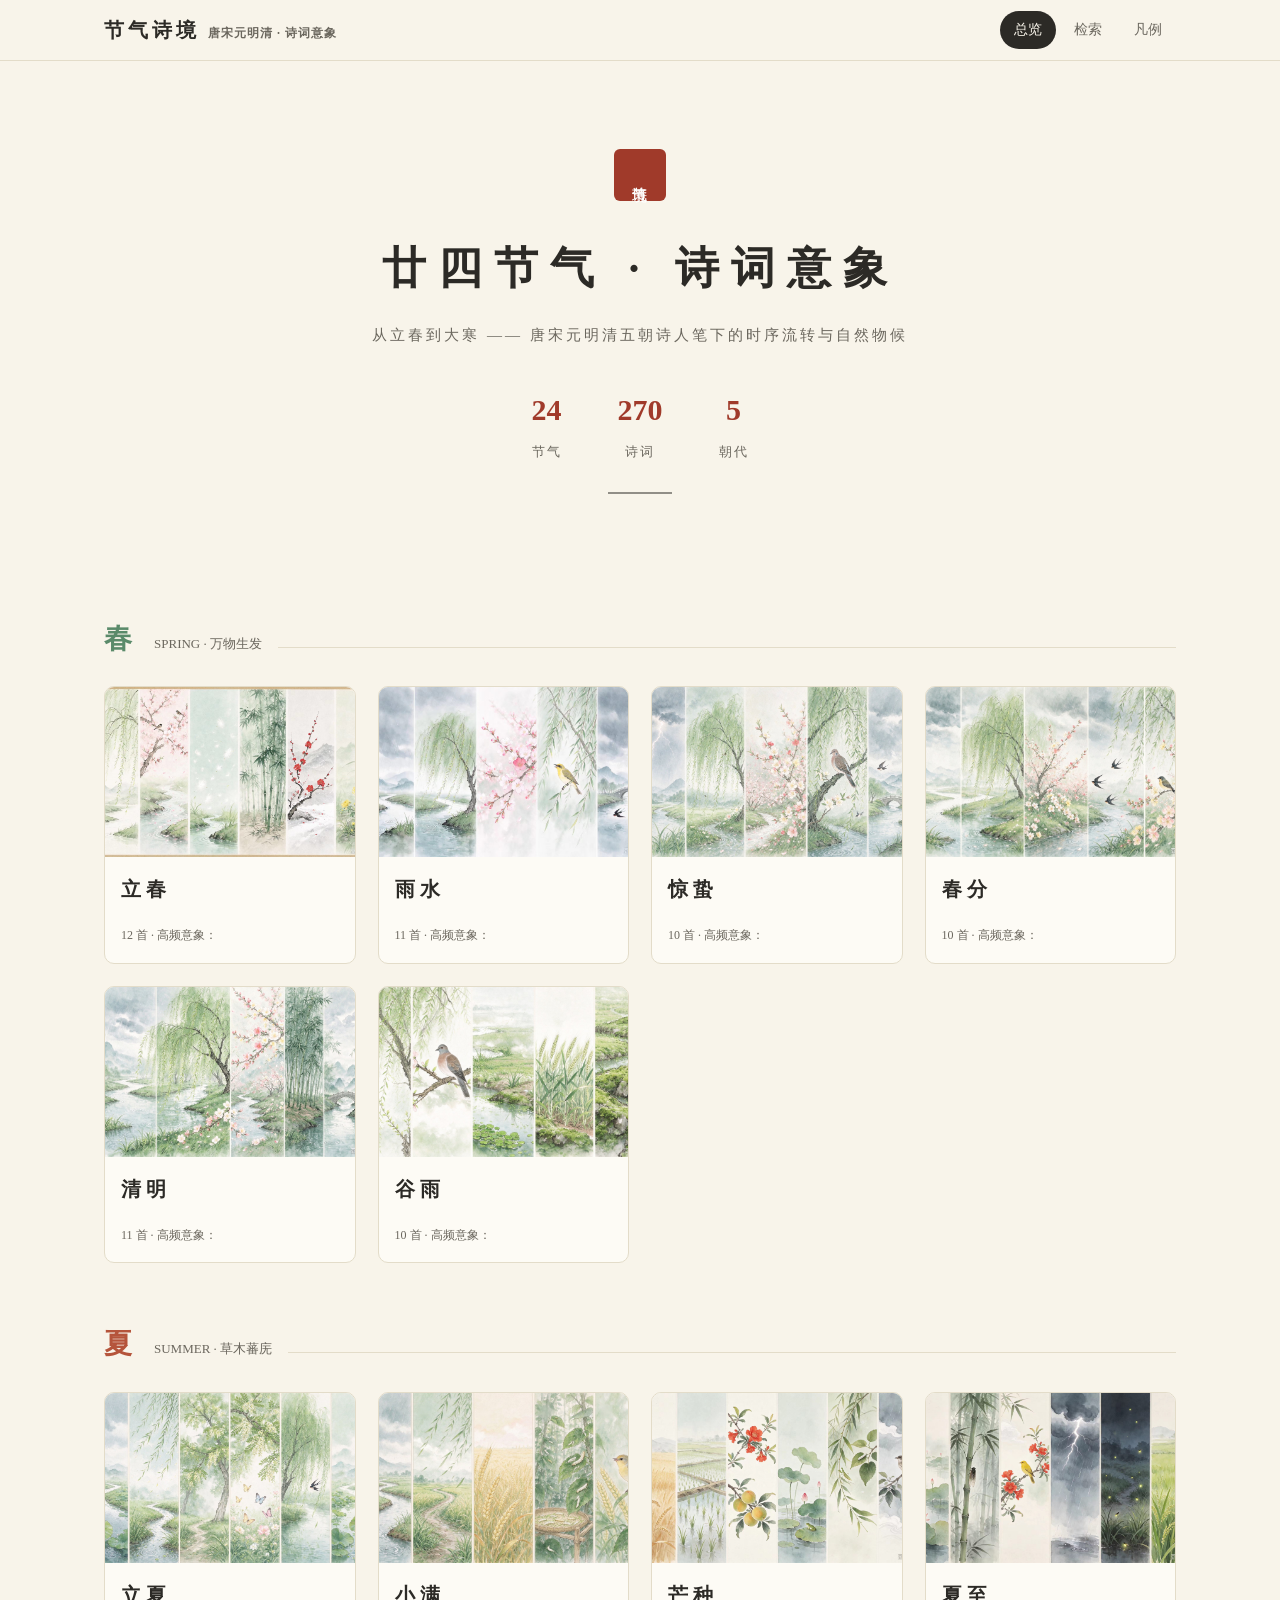
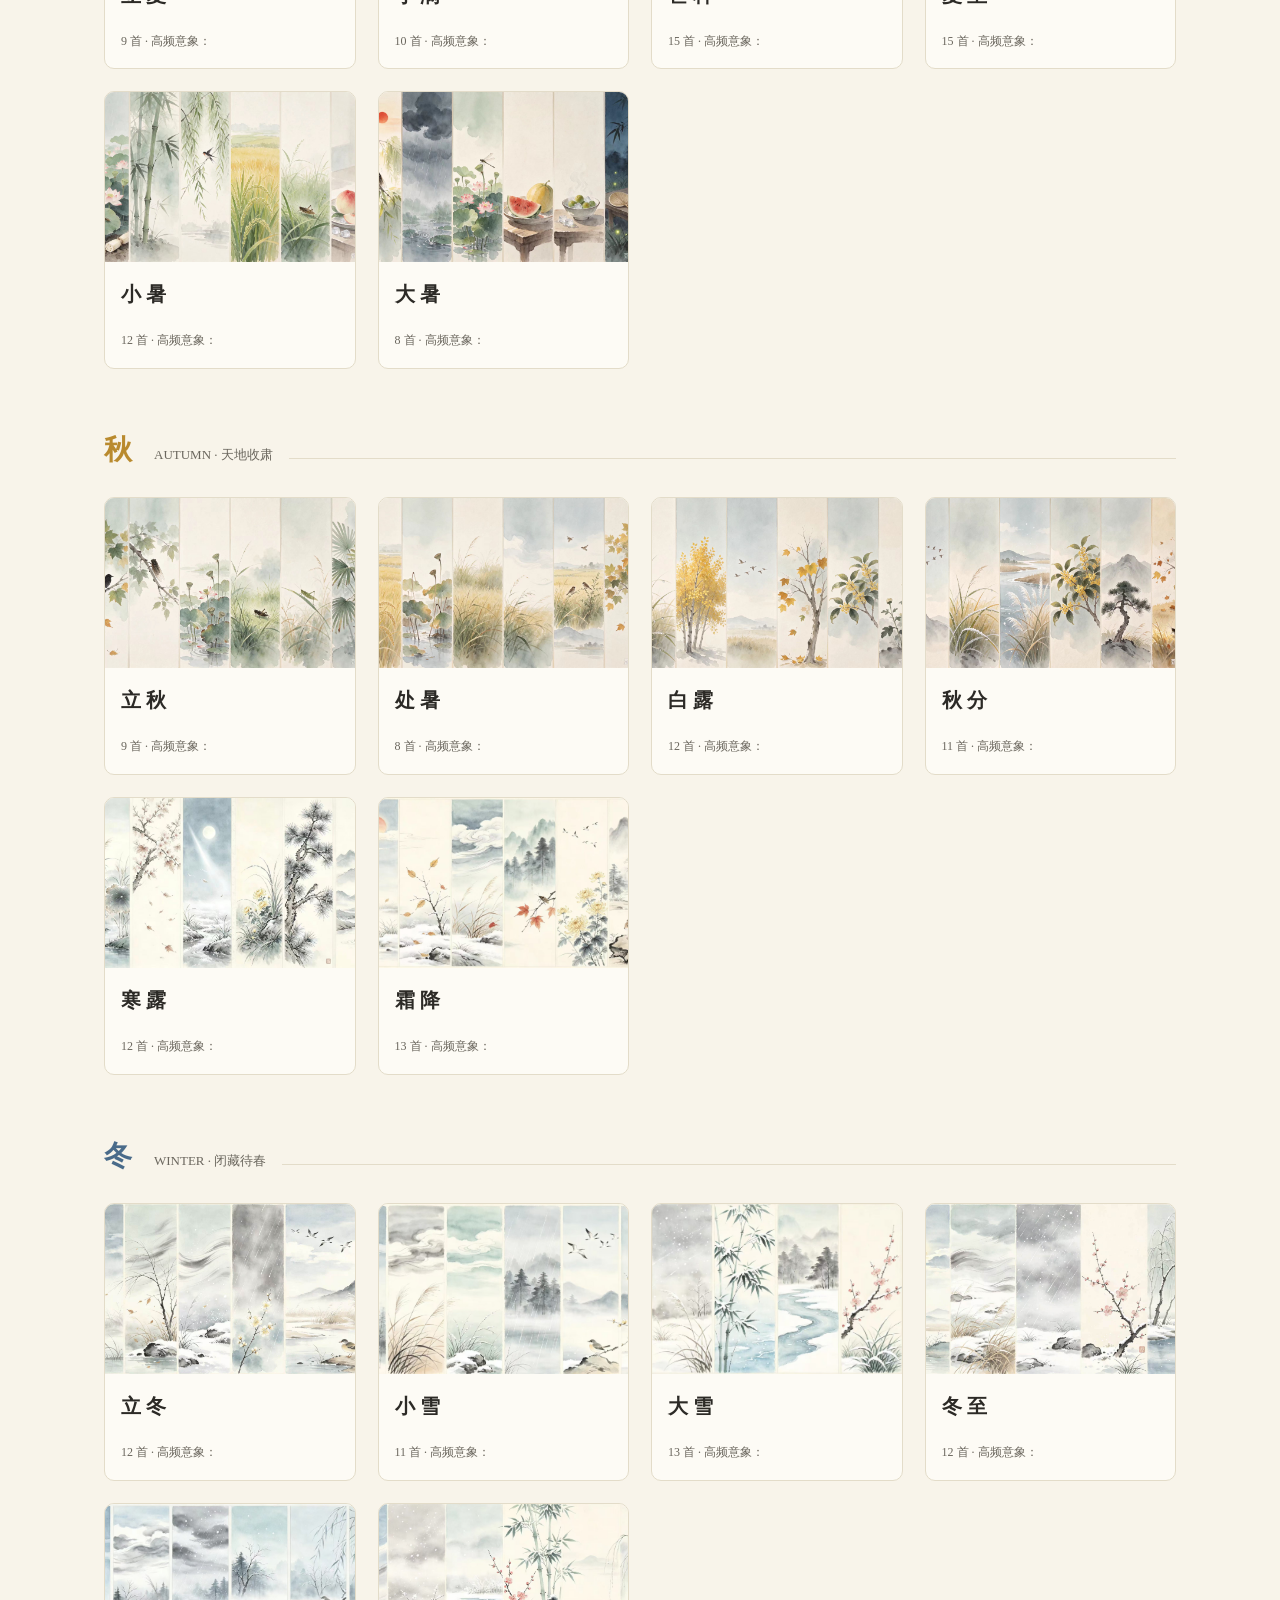
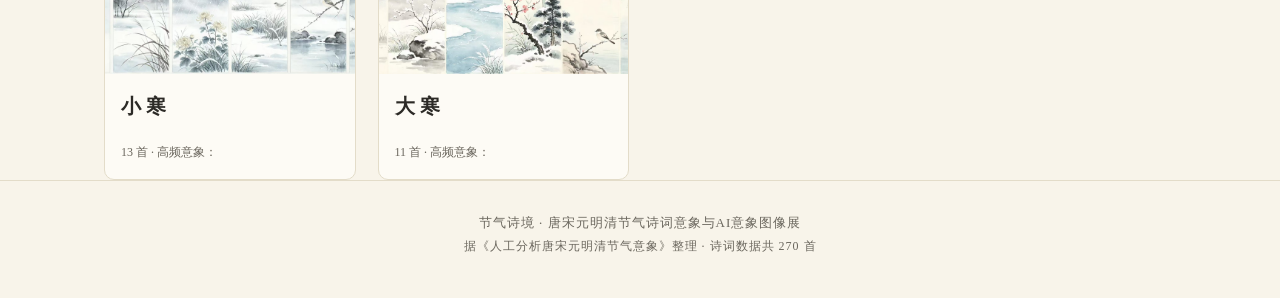
<file: index.html>
<!DOCTYPE html>
<html lang="zh-CN">
<head>
<meta charset="UTF-8">
<meta name="viewport" content="width=device-width, initial-scale=1.0">
<title>节气诗境 · 唐宋元明清节气诗词意象</title>
<style>
:root{
  --paper:#f8f4ea; --paper2:#fdfbf5; --ink:#2c2a26; --ink2:#6b675e; --line:#e3dcc9;
  --spring:#5a8a6a; --summer:#b5543b; --autumn:#b98a2e; --winter:#4a6b8a;
  --seal:#a03a2a;
}
*{margin:0;padding:0;box-sizing:border-box}
html{scroll-behavior:smooth}
body{background:var(--paper);color:var(--ink);font-family:"Noto Serif SC","Source Han Serif SC","STSong","SimSun",serif;line-height:1.8}
a{color:inherit;text-decoration:none}
.wrap{max-width:1120px;margin:0 auto;padding:0 24px}

/* ── 顶栏 ── */
header{position:sticky;top:0;z-index:50;background:rgba(248,244,234,.94);backdrop-filter:blur(8px);border-bottom:1px solid var(--line)}
.nav{display:flex;align-items:center;gap:20px;height:60px}
.brand{font-size:20px;font-weight:700;letter-spacing:4px}
.brand small{font-size:12px;color:var(--ink2);letter-spacing:1px;margin-left:8px}
.nav-links{display:flex;gap:4px;margin-left:auto;flex-wrap:wrap}
.nav-links a{padding:6px 14px;border-radius:20px;font-size:14px;color:var(--ink2);transition:.2s;cursor:pointer}
.nav-links a:hover,.nav-links a.on{background:var(--ink);color:var(--paper)}

/* ── 首屏 ── */
.hero{padding:88px 0 64px;text-align:center;position:relative}
.hero h1{font-size:44px;letter-spacing:12px;font-weight:700}
.hero .sub{margin-top:14px;color:var(--ink2);font-size:15px;letter-spacing:3px}
.hero .nums{margin-top:34px;display:flex;justify-content:center;gap:56px}
.hero .nums div b{display:block;font-size:30px;color:var(--seal)}
.hero .nums div span{font-size:13px;color:var(--ink2);letter-spacing:2px}
.seal{display:inline-block;width:52px;height:52px;line-height:52px;background:var(--seal);color:#fff;border-radius:6px;font-size:15px;letter-spacing:0;margin-bottom:18px;writing-mode:vertical-rl;text-align:center;padding:4px 0}
.divider{width:64px;height:2px;background:var(--ink);margin:26px auto 0;opacity:.5}

/* ── 季节与节气卡 ── */
.season-head{display:flex;align-items:baseline;gap:16px;margin:56px 0 8px}
.season-head h2{font-size:28px;letter-spacing:6px}
.season-head .tag{font-size:13px;color:var(--ink2)}
.season-head .rule{flex:1;height:1px;background:var(--line)}
.s-spring h2{color:var(--spring)} .s-summer h2{color:var(--summer)}
.s-autumn h2{color:var(--autumn)} .s-winter h2{color:var(--winter)}
.cards{display:grid;grid-template-columns:repeat(auto-fill,minmax(240px,1fr));gap:22px;margin-top:22px}
.card{background:var(--paper2);border:1px solid var(--line);border-radius:10px;overflow:hidden;cursor:pointer;transition:.25s;position:relative}
.card:hover{transform:translateY(-4px);box-shadow:0 12px 28px rgba(60,50,30,.14)}
.thumb{height:170px;position:relative;overflow:hidden}
.thumb img,.d-pic img{width:100%;height:100%;object-fit:cover;display:block}
.thumb,.d-pic{position:relative}
.thumb img,.d-pic img{position:absolute;inset:0}
.ph{width:100%;height:100%;display:flex;flex-direction:column;align-items:center;justify-content:center;gap:6px}
.ph .big{font-size:34px;letter-spacing:8px;color:#fff;font-weight:700}
.ph .tip{font-size:11px;color:rgba(255,255,255,.85);letter-spacing:1px}
.ph-spring{background:linear-gradient(135deg,#6ea88a,#3f6e54)}
.ph-summer{background:linear-gradient(135deg,#cf7a54,#a03a2a)}
.ph-autumn{background:linear-gradient(135deg,#d8a94e,#a06f1e)}
.ph-winter{background:linear-gradient(135deg,#6f92b4,#3a5a7c)}
.card .body{padding:14px 16px 16px}
.card .name{font-size:20px;letter-spacing:5px;font-weight:700}
.card .imagery{margin-top:8px;display:flex;flex-wrap:wrap;gap:6px}
.chip{font-size:12px;padding:2px 10px;border-radius:12px;border:1px solid var(--line);color:var(--ink2)}
.card .foot{margin-top:10px;font-size:12px;color:var(--ink2)}

/* ── 详情页 ── */
.detail{display:none;padding:36px 0 80px}
.d-head{display:flex;gap:30px;align-items:stretch;flex-wrap:wrap}
.d-pic{flex:0 0 380px;height:300px;border-radius:12px;overflow:hidden;position:relative;border:1px solid var(--line)}
.d-pic img,.d-pic .ph{width:100%;height:100%;object-fit:cover}
.d-info{flex:1;min-width:300px}
.d-info h1{font-size:38px;letter-spacing:10px}
.d-info .en{color:var(--ink2);font-size:13px;letter-spacing:2px;margin-top:2px}
.d-stats{margin-top:20px;background:var(--paper2);border:1px solid var(--line);border-radius:10px;padding:18px 20px}
.d-stats h3,.sec h3{font-size:16px;letter-spacing:3px;margin-bottom:12px;color:var(--seal)}
.bar-row{display:flex;align-items:center;gap:12px;margin:7px 0}
.bar-row .bn{width:80px;text-align:right;font-size:14px;flex-shrink:0}
.bar-row .track{flex:1;height:14px;background:#eee8d8;border-radius:7px;overflow:hidden}
.bar-row .fill{height:100%;border-radius:7px}
.bar-row .fv{width:34px;font-size:13px;color:var(--ink2)}
.sec{margin-top:26px;background:var(--paper2);border:1px solid var(--line);border-radius:10px;padding:20px 24px}
.sec p{text-align:justify;text-indent:2em}
.poems{margin-top:26px}
.poem-filter{display:flex;gap:8px;flex-wrap:wrap;margin-bottom:16px}
.pf{padding:4px 16px;border:1px solid var(--line);border-radius:16px;font-size:13px;color:var(--ink2);cursor:pointer;background:var(--paper2);transition:.2s}
.pf.on{background:var(--ink);color:var(--paper);border-color:var(--ink)}
.poem{background:var(--paper2);border:1px solid var(--line);border-radius:10px;padding:20px 24px;margin-bottom:16px}
.poem .meta{display:flex;align-items:baseline;gap:12px;flex-wrap:wrap}
.poem .meta b{font-size:17px;letter-spacing:2px}
.poem .meta .who{font-size:13px;color:var(--ink2)}
.dyn{font-size:11px;padding:1px 9px;border-radius:10px;background:#eee4cf;color:#7a5c1e}
.poem .text{margin-top:12px;white-space:pre-line;font-size:15px;text-align:justify}
.poem .imag{margin-top:12px;font-size:12.5px;color:var(--ink2)}
.poem .imag b{color:var(--seal);font-weight:600}
.back{display:inline-block;margin-bottom:22px;padding:6px 18px;border:1px solid var(--line);border-radius:18px;font-size:14px;color:var(--ink2);cursor:pointer}
.back:hover{background:var(--ink);color:var(--paper)}

/* ── 检索 / 凡例 ── */
.page{display:none;padding:40px 0 80px}
.search-bar{display:flex;gap:10px;margin-bottom:8px}
.search-bar input{flex:1;padding:12px 18px;border:1px solid var(--line);border-radius:8px;font:inherit;font-size:15px;background:var(--paper2);color:var(--ink);outline:none}
.search-bar input:focus{border-color:var(--seal)}
.search-hint{font-size:12px;color:var(--ink2);margin-bottom:18px}
.fanli-row{display:flex;gap:14px;padding:14px 0;border-bottom:1px dashed var(--line)}
.fanli-row .k{flex:0 0 90px;color:var(--seal);font-weight:600}
.fanli-block{margin-top:26px}
footer{border-top:1px solid var(--line);padding:30px 0 40px;text-align:center;color:var(--ink2);font-size:13px;letter-spacing:1px}
@media(max-width:760px){
  .hero h1{font-size:30px;letter-spacing:6px}
  .d-pic{flex:1 1 100%}
  .hero .nums{gap:28px}
}
</style>
</head>
<body>

<header>
  <div class="wrap nav">
    <div class="brand">节气诗境<small>唐宋元明清 · 诗词意象</small></div>
    <div class="nav-links">
      <a data-nav="home">总览</a>
      <a data-nav="search">检索</a>
      <a data-nav="fanli">凡例</a>
    </div>
  </div>
</header>

<!-- 首页 -->
<main id="view-home">
  <div class="wrap">
    <section class="hero">
      <div class="seal">节气诗境</div>
      <h1>廿四节气 · 诗词意象</h1>
      <p class="sub">从立春到大寒 —— 唐宋元明清五朝诗人笔下的时序流转与自然物候</p>
      <div class="nums">
        <div><b>24</b><span>节气</span></div>
        <div><b>270</b><span>诗词</span></div>
        <div><b>5</b><span>朝代</span></div>
      </div>
      <div class="divider"></div>
    </section>
    <div id="season-list"></div>
  </div>
</main>

<!-- 详情页 -->
<main id="view-detail" class="detail wrap"></main>

<!-- 检索页 -->
<main id="view-search" class="page wrap">
  <h2 style="letter-spacing:5px;margin-bottom:20px">诗 词 检 索</h2>
  <div class="search-bar"><input id="search-input" type="text" placeholder="搜索诗句、诗人、诗名、朝代或意象……"></div>
  <p class="search-hint">支持模糊匹配，例如：春雨 · 杜甫 · 梅 · 清明</p>
  <div id="search-results"></div>
</main>

<!-- 凡例页 -->
<main id="view-fanli" class="page wrap">
  <h2 style="letter-spacing:5px;margin-bottom:20px">凡 例 与 说 明</h2>
  <div id="fanli-body"></div>
</main>

<footer>
  节气诗境 · 唐宋元明清节气诗词意象与AI意象图像展<br>
  <span style="font-size:12px">据《人工分析唐宋元明清节气意象》整理 · 诗词数据共 270 首</span>
</footer>

<script src="data.js"></script>
<script>
const DATA = window.JIEQI_DATA;
const TERMS = DATA.terms;
const SEASONS = [
  {name:'春', en:'SPRING · 万物生发', cls:'spring', color:'var(--spring)'},
  {name:'夏', en:'SUMMER · 草木蕃庑', cls:'summer', color:'var(--summer)'},
  {name:'秋', en:'AUTUMN · 天地收肃', cls:'autumn', color:'var(--autumn)'},
  {name:'冬', en:'WINTER · 闭藏待春', cls:'winter', color:'var(--winter)'}
];
const $ = s => document.querySelector(s);

/* ── 图片：占位图垫底，images/序号.jpg（01-24 按节气顺序），失败自动摘除 ── */
function imageHTML(term){
  const ph = `<div class="ph ph-${term.season}"><div class="big">${term.name}</div><div class="tip">${term.season}季 · 意象图</div></div>`;
  const idx = String(TERMS.indexOf(term)+1).padStart(2,'0');
  return ph + `<img src="images/${idx}.jpg" alt="${term.name}" loading="lazy" onerror="this.onerror=null;this.remove()">`;
}

/* ── 首页 ── */
function renderHome(){
  const box = $('#season-list');
  box.innerHTML = SEASONS.map(s => {
    const ts = TERMS.filter(t => t.season === s.name);
    return `<section class="s-${s.cls}" id="season-${s.name}">
      <div class="season-head"><h2>${s.name}</h2><span class="tag">${s.en}</span><div class="rule"></div></div>
      <div class="cards">${ts.map(t => `
        <div class="card" onclick="openTerm('${t.name}')">
          <div class="thumb">${imageHTML(t)}</div>
          <div class="body">
            <div class="name">${t.name}</div>
            <div class="imagery">${t.stats.slice(0,4).map(x=>`<span class="chip">${x.name}×${x.freq}</span>`).join('')}</div>
            <div class="foot">${t.poems.length} 首 · 高频意象：${t.stats.slice(0,3).map(x=>x.name).join(' / ')}</div>
          </div>
        </div>`).join('')}
      </div>
    </section>`;
  }).join('');
}

/* ── 详情页 ── */
function openTerm(name){
  const t = TERMS.find(x => x.name === name);
  if(!t) return;
  const max = Math.max(...t.stats.map(s => s.freq), 1);
  const seasonColor = SEASONS.find(s => s.name === t.season).color;
  const dyns = [...new Set(t.poems.map(p => p.dyn))];
  const view = $('#view-detail');
  view.innerHTML = `
    <span class="back" onclick="show('home')">← 返回总览</span>
    <div class="d-head">
      <div class="d-pic">${imageHTML(t)}</div>
      <div class="d-info">
        <h1>${t.name}</h1>
        <div class="en">${t.season.toUpperCase()}/ ${t.season}季 · 收录诗词 ${t.poems.length} 首</div>
        <div class="d-stats">
          <h3>意象频次 · 本节气诗词中的核心自然物候</h3>
          ${t.stats.map(s => `
            <div class="bar-row">
              <div class="bn">${s.name}</div>
              <div class="track"><div class="fill" style="width:${Math.round(s.freq/max*100)}%;background:${seasonColor}"></div></div>
              <div class="fv">${s.freq}</div>
            </div>`).join('')}
        </div>
      </div>
    </div>
    <div class="sec"><h3>情感特征</h3><p>${t.emotion || '暂缺'}</p></div>
    <div class="sec"><h3>文化内涵</h3><p>${t.culture || '暂缺'}</p></div>
    <div class="poems">
      <h3 style="font-size:16px;letter-spacing:3px;margin-bottom:12px;color:var(--seal)">诗 词 选 录</h3>
      <div class="poem-filter">
        <span class="pf on" data-dyn="all">全部 ${t.poems.length}</span>
        ${dyns.map(d => `<span class="pf" data-dyn="${d}">${d} ${t.poems.filter(p=>p.dyn===d).length}</span>`).join('')}
      </div>
      <div id="poem-list">
        ${t.poems.map((p,i) => `
          <div class="poem" data-dyn="${p.dyn}">
            <div class="meta"><b>${p.title}</b><span class="who">${p.dyn} · ${p.poet}</span><span class="dyn">${p.dyn}</span></div>
            <div class="text">${p.text}</div>
            ${p.img ? `<div class="imag">经典意象：<b>${p.img}</b></div>` : ''}
          </div>`).join('')}
      </div>
    </div>`;
  view.querySelectorAll('.pf').forEach(el => {
    el.addEventListener('click', () => {
      view.querySelectorAll('.pf').forEach(x => x.classList.remove('on'));
      el.classList.add('on');
      const d = el.dataset.dyn;
      view.querySelectorAll('.poem').forEach(p => {
        p.style.display = (d === 'all' || p.dataset.dyn === d) ? '' : 'none';
      });
    });
  });
  show('detail');
  window.scrollTo(0,0);
}

/* ── 检索 ── */
function doSearch(q){
  q = q.trim().toLowerCase();
  const box = $('#search-results');
  if(!q){ box.innerHTML = ''; return; }
  const hits = [];
  TERMS.forEach(t => t.poems.forEach(p => {
    const hay = (p.title+p.poet+p.dyn+p.text+p.img+' '+t.name).toLowerCase();
    if(hay.includes(q)) hits.push({t,p});
  }));
  box.innerHTML = hits.length ? hits.map(({t,p}) => `
    <div class="poem">
      <div class="meta"><b>${p.title}</b><span class="who">${p.dyn} · ${p.poet}</span><span class="dyn">${p.dyn}</span>
      <span class="chip">${t.name}</span></div>
      <div class="text">${p.text}</div>
      ${p.img ? `<div class="imag">经典意象：<b>${p.img}</b></div>` : ''}
    </div>`).join('')
    : '<p style="color:var(--ink2);padding:30px 0;text-align:center">未找到匹配的诗词</p>';
}

/* ── 凡例 ── */
function renderFanli(){
  $('#fanli-body').innerHTML = DATA.fanli.map(([k,v]) =>
    `<div class="fanli-row"><div class="k">${k}</div><div style="flex:1">${v}</div></div>`).join('');
}

/* ── 视图切换 ── */
function show(name){
  ['home','detail','search','fanli'].forEach(v => {
    const el = $('#view-'+v);
    el.style.display = (v === name) ? (v==='home'?'block':'block') : 'none';
  });
  document.querySelectorAll('.nav-links a').forEach(a => {
    a.classList.toggle('on', a.dataset.nav === name);
  });
  window.scrollTo(0,0);
}
document.querySelectorAll('.nav-links a').forEach(a => {
  a.addEventListener('click', () => show(a.dataset.nav));
});
$('#search-input').addEventListener('input', e => doSearch(e.target.value));

/* ── 初始化 ── */
renderHome();
renderFanli();
show('home');
</script>
</body>
</html>
</file>
